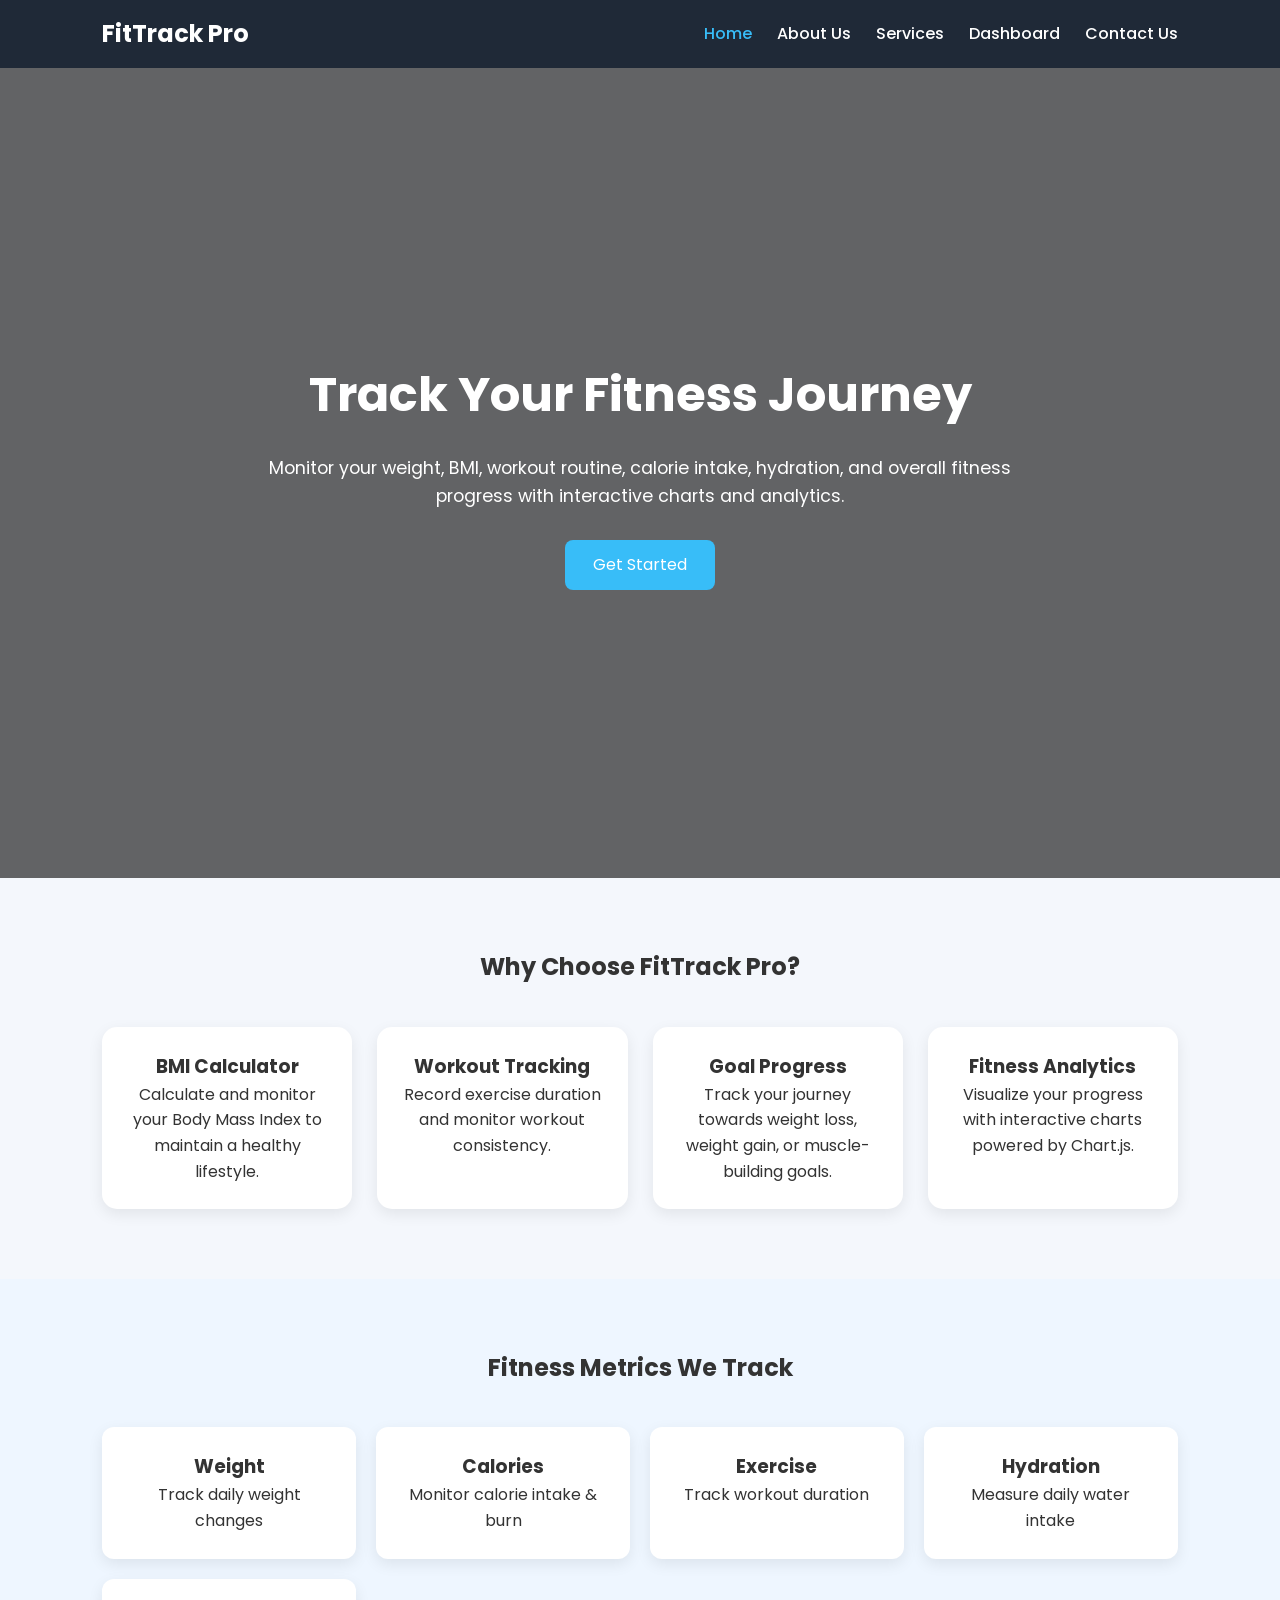
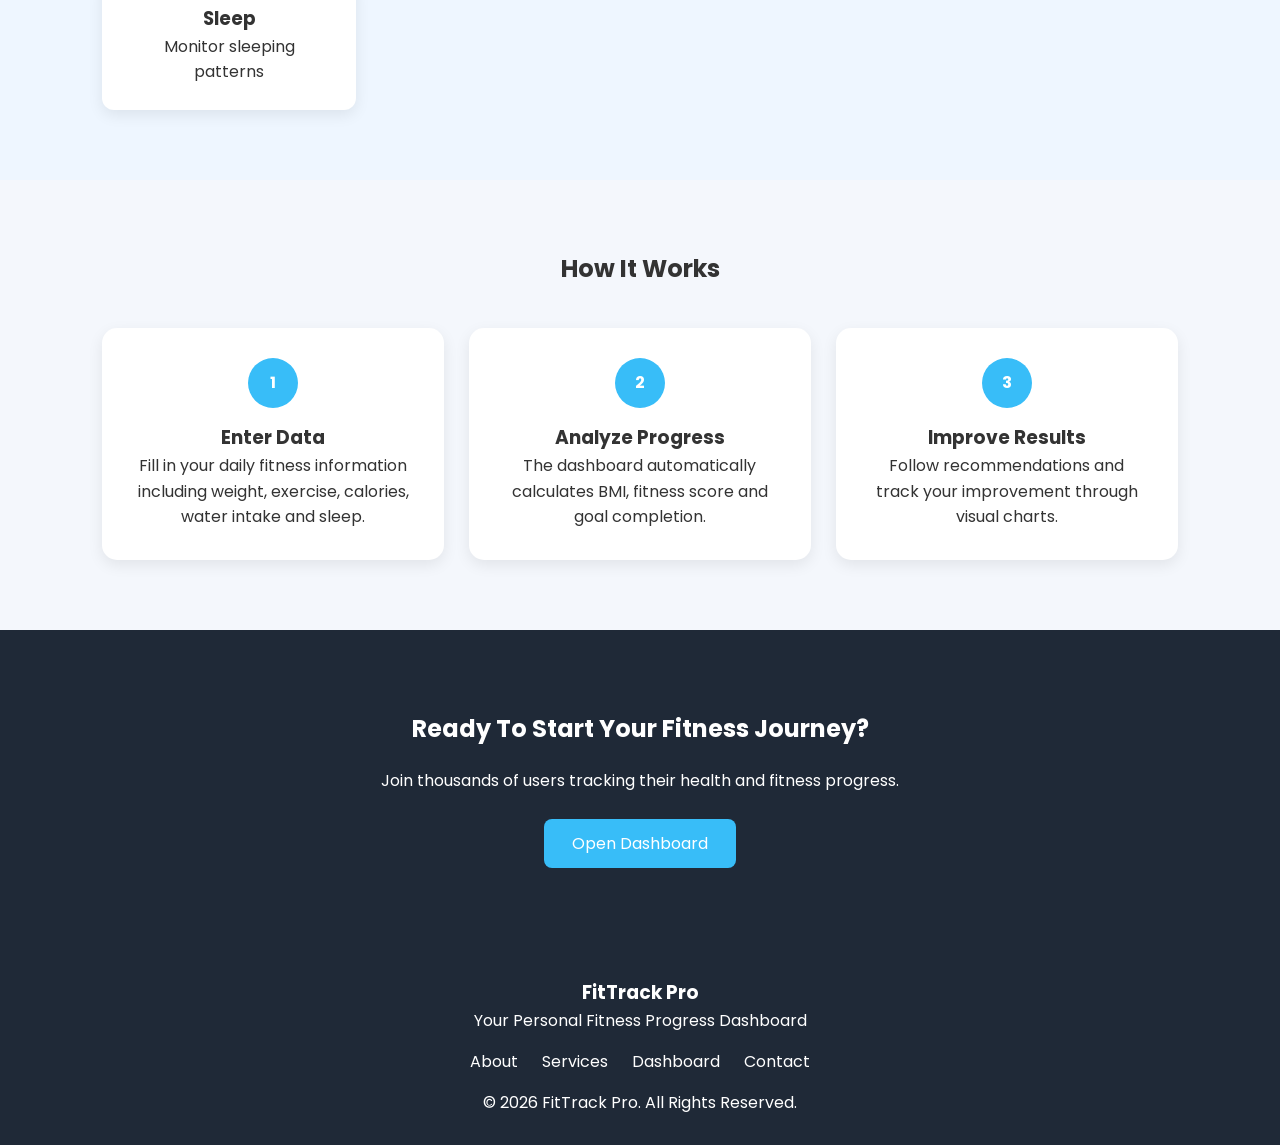
<file: index.html>
<!DOCTYPE html>
<html lang="en">
<head>
    <meta charset="UTF-8">
    <meta name="viewport" content="width=device-width, initial-scale=1.0">
    <title>Fitness Progress Dashboard</title>

    <link rel="stylesheet" href="style.css">
</head>
<body>

    <!-- Navigation Bar -->
    <header>
        <nav class="navbar">
            <div class="logo">
                <h2>FitTrack Pro</h2>
            </div>

            <ul class="nav-links">
                <li><a href="index.html" class="active">Home</a></li>
                <li><a href="about.html">About Us</a></li>
                <li><a href="services.html">Services</a></li>
                <li><a href="dashboard.html">Dashboard</a></li>
                <li><a href="contact.html">Contact Us</a></li>
            </ul>
        </nav>
    </header>

    <!-- Hero Section -->
    <section class="hero">

        <div class="hero-content">

            <h1>Track Your Fitness Journey</h1>

            <p>
                Monitor your weight, BMI, workout routine,
                calorie intake, hydration, and overall fitness
                progress with interactive charts and analytics.
            </p>

            <a href="dashboard.html" target="_blank" class="btn">
                Get Started
            </a>

        </div>

    </section>

    <!-- Features Section -->
    <section class="features">

        <h2>Why Choose FitTrack Pro?</h2>

        <div class="feature-container">

            <div class="feature-card">
                <h3>BMI Calculator</h3>
                <p>
                    Calculate and monitor your Body Mass Index
                    to maintain a healthy lifestyle.
                </p>
            </div>

            <div class="feature-card">
                <h3>Workout Tracking</h3>
                <p>
                    Record exercise duration and monitor
                    workout consistency.
                </p>
            </div>

            <div class="feature-card">
                <h3>Goal Progress</h3>
                <p>
                    Track your journey towards weight loss,
                    weight gain, or muscle-building goals.
                </p>
            </div>

            <div class="feature-card">
                <h3>Fitness Analytics</h3>
                <p>
                    Visualize your progress with interactive
                    charts powered by Chart.js.
                </p>
            </div>

        </div>

    </section>

    <!-- Statistics Preview -->
    <section class="stats-preview">

        <h2>Fitness Metrics We Track</h2>

        <div class="stats-container">

            <div class="stat-box">
                <h3>Weight</h3>
                <p>Track daily weight changes</p>
            </div>

            <div class="stat-box">
                <h3>Calories</h3>
                <p>Monitor calorie intake & burn</p>
            </div>

            <div class="stat-box">
                <h3>Exercise</h3>
                <p>Track workout duration</p>
            </div>

            <div class="stat-box">
                <h3>Hydration</h3>
                <p>Measure daily water intake</p>
            </div>

            <div class="stat-box">
                <h3>Sleep</h3>
                <p>Monitor sleeping patterns</p>
            </div>

        </div>

    </section>

    <!-- How It Works -->
    <section class="how-it-works">

        <h2>How It Works</h2>

        <div class="steps">

            <div class="step">
                <span>1</span>
                <h3>Enter Data</h3>
                <p>
                    Fill in your daily fitness information
                    including weight, exercise, calories,
                    water intake and sleep.
                </p>
            </div>

            <div class="step">
                <span>2</span>
                <h3>Analyze Progress</h3>
                <p>
                    The dashboard automatically calculates
                    BMI, fitness score and goal completion.
                </p>
            </div>

            <div class="step">
                <span>3</span>
                <h3>Improve Results</h3>
                <p>
                    Follow recommendations and track your
                    improvement through visual charts.
                </p>
            </div>

        </div>

    </section>

    <!-- Call To Action -->
    <section class="cta">

        <h2>Ready To Start Your Fitness Journey?</h2>

        <p>
            Join thousands of users tracking their
            health and fitness progress.
        </p>

        <a href="dashboard.html" target="_blank" class="btn">
            Open Dashboard
        </a>

    </section>

    <!-- Footer -->
    <footer>

        <div class="footer-content">

            <h3>FitTrack Pro</h3>

            <p>
                Your Personal Fitness Progress Dashboard
            </p>

            <div class="footer-links">
                <a href="about.html">About</a>
                <a href="services.html">Services</a>
                <a href="dashboard.html">Dashboard</a>
                <a href="contact.html">Contact</a>
            </div>

            <p class="copyright">
                © 2026 FitTrack Pro. All Rights Reserved.
            </p>

        </div>

    </footer>

</body>
</html>
</file>
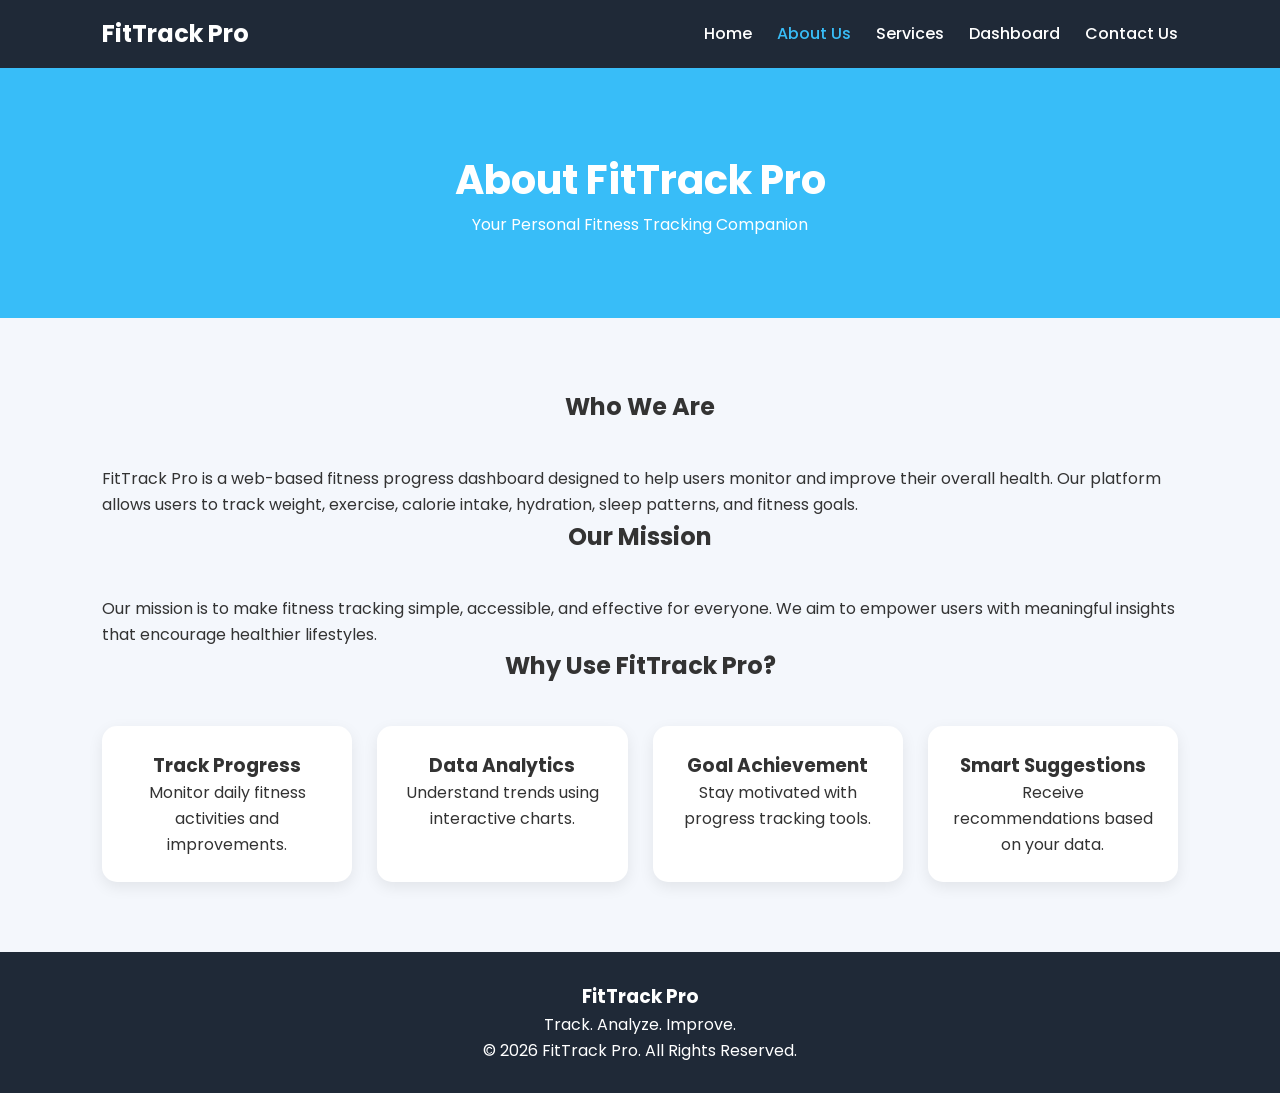
<file: about.html>
<!DOCTYPE html>
<html lang="en">
<head>
    <meta charset="UTF-8">
    <meta name="viewport" content="width=device-width, initial-scale=1.0">
    <title>About Us | FitTrack Pro</title>
    <link rel="stylesheet" href="style.css">
</head>
<body>

<header>
    <nav class="navbar">
        <div class="logo">
            <h2>FitTrack Pro</h2>
        </div>

        <ul class="nav-links">
            <li><a href="index.html">Home</a></li>
            <li><a href="about.html" class="active">About Us</a></li>
            <li><a href="services.html">Services</a></li>
            <li><a href="dashboard.html">Dashboard</a></li>
            <li><a href="contact.html">Contact Us</a></li>
        </ul>
    </nav>
</header>

<section class="page-banner">
    <h1>About FitTrack Pro</h1>
    <p>Your Personal Fitness Tracking Companion</p>
</section>

<section class="content-section">

    <h2>Who We Are</h2>

    <p>
        FitTrack Pro is a web-based fitness progress dashboard designed
        to help users monitor and improve their overall health.
        Our platform allows users to track weight, exercise,
        calorie intake, hydration, sleep patterns, and fitness goals.
    </p>

    <h2>Our Mission</h2>

    <p>
        Our mission is to make fitness tracking simple, accessible,
        and effective for everyone. We aim to empower users with
        meaningful insights that encourage healthier lifestyles.
    </p>

    <h2>Why Use FitTrack Pro?</h2>

    <div class="feature-container">

        <div class="feature-card">
            <h3>Track Progress</h3>
            <p>Monitor daily fitness activities and improvements.</p>
        </div>

        <div class="feature-card">
            <h3>Data Analytics</h3>
            <p>Understand trends using interactive charts.</p>
        </div>

        <div class="feature-card">
            <h3>Goal Achievement</h3>
            <p>Stay motivated with progress tracking tools.</p>
        </div>

        <div class="feature-card">
            <h3>Smart Suggestions</h3>
            <p>Receive recommendations based on your data.</p>
        </div>

    </div>

</section>

<footer>
    <div class="footer-content">
        <h3>FitTrack Pro</h3>
        <p>Track. Analyze. Improve.</p>
        <p>© 2026 FitTrack Pro. All Rights Reserved.</p>
    </div>
</footer>

</body>
</html>
</file>
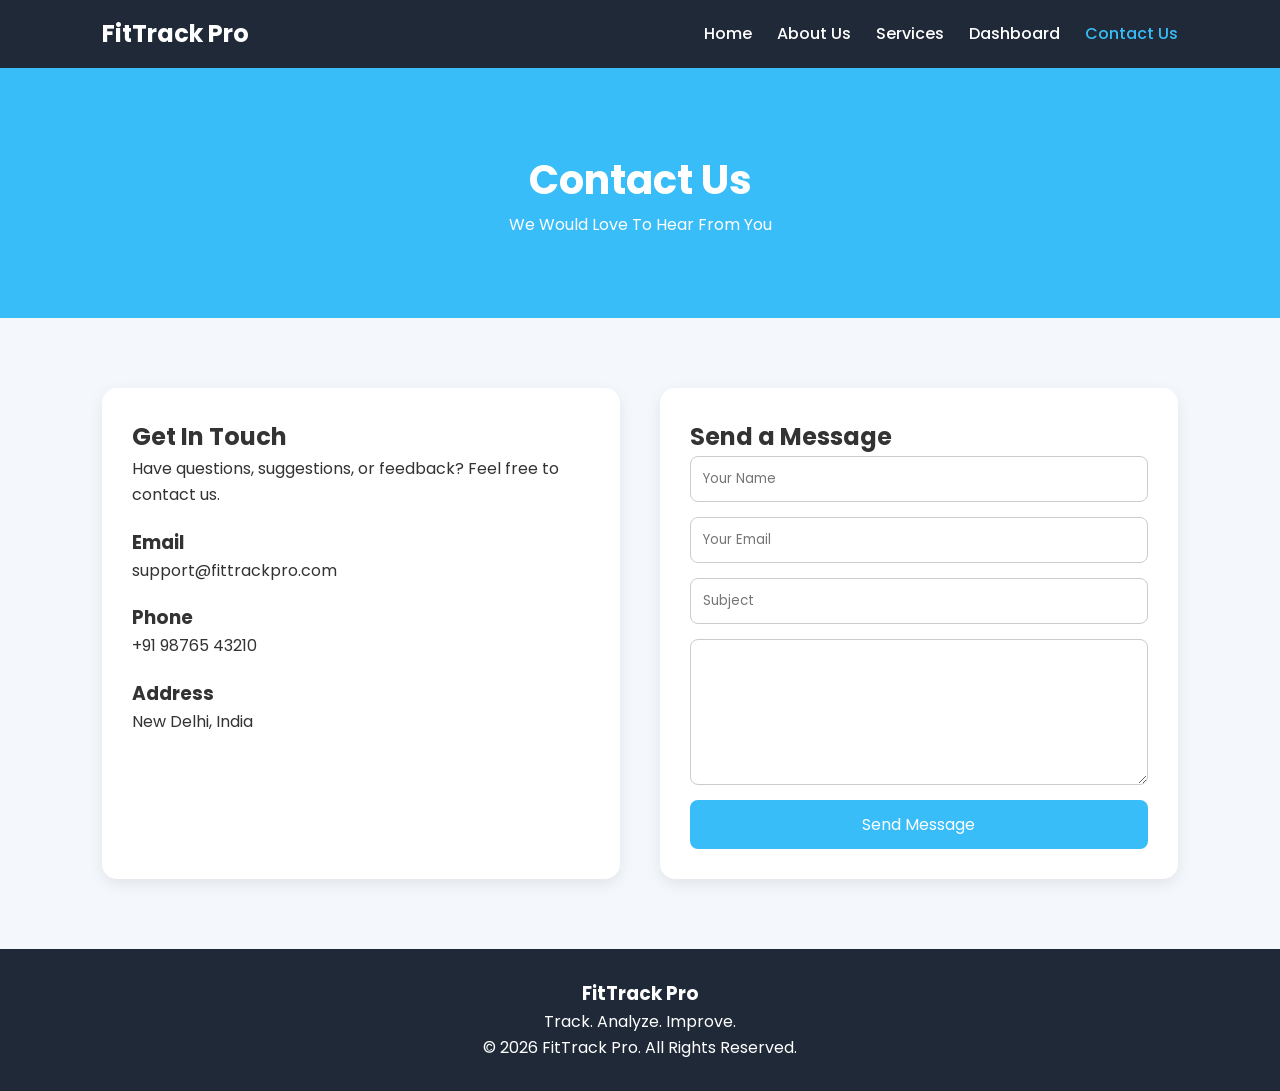
<file: contact.html>
<!DOCTYPE html>
<html lang="en">
<head>
    <meta charset="UTF-8">
    <meta name="viewport" content="width=device-width, initial-scale=1.0">
    <title>Contact Us | FitTrack Pro</title>
    <link rel="stylesheet" href="style.css">
</head>
<body>

<header>
    <nav class="navbar">
        <div class="logo">
            <h2>FitTrack Pro</h2>
        </div>

        <ul class="nav-links">
            <li><a href="index.html">Home</a></li>
            <li><a href="about.html">About Us</a></li>
            <li><a href="services.html">Services</a></li>
            <li><a href="dashboard.html">Dashboard</a></li>
            <li><a href="contact.html" class="active">Contact Us</a></li>
        </ul>
    </nav>
</header>

<section class="page-banner">
    <h1>Contact Us</h1>
    <p>We Would Love To Hear From You</p>
</section>

<section class="contact-container">

    <div class="contact-info">

        <h2>Get In Touch</h2>

        <p>
            Have questions, suggestions, or feedback?
            Feel free to contact us.
        </p>

        <div class="info-box">
            <h3>Email</h3>
            <p>support@fittrackpro.com</p>
        </div>

        <div class="info-box">
            <h3>Phone</h3>
            <p>+91 98765 43210</p>
        </div>

        <div class="info-box">
            <h3>Address</h3>
            <p>New Delhi, India</p>
        </div>

    </div>

    <div class="contact-form">

        <h2>Send a Message</h2>

        <form>

            <input
                type="text"
                placeholder="Your Name"
                required>

            <input
                type="email"
                placeholder="Your Email"
                required>

            <input
                type="text"
                placeholder="Subject"
                required>

            <textarea
                rows="6"
                placeholder="Your Message"
                required>
            </textarea>

            <button type="submit" class="btn">
                Send Message
            </button>

        </form>

    </div>

</section>

<footer>
    <div class="footer-content">
        <h3>FitTrack Pro</h3>
        <p>Track. Analyze. Improve.</p>
        <p>© 2026 FitTrack Pro. All Rights Reserved.</p>
    </div>
</footer>

</body>
</html>
</file>
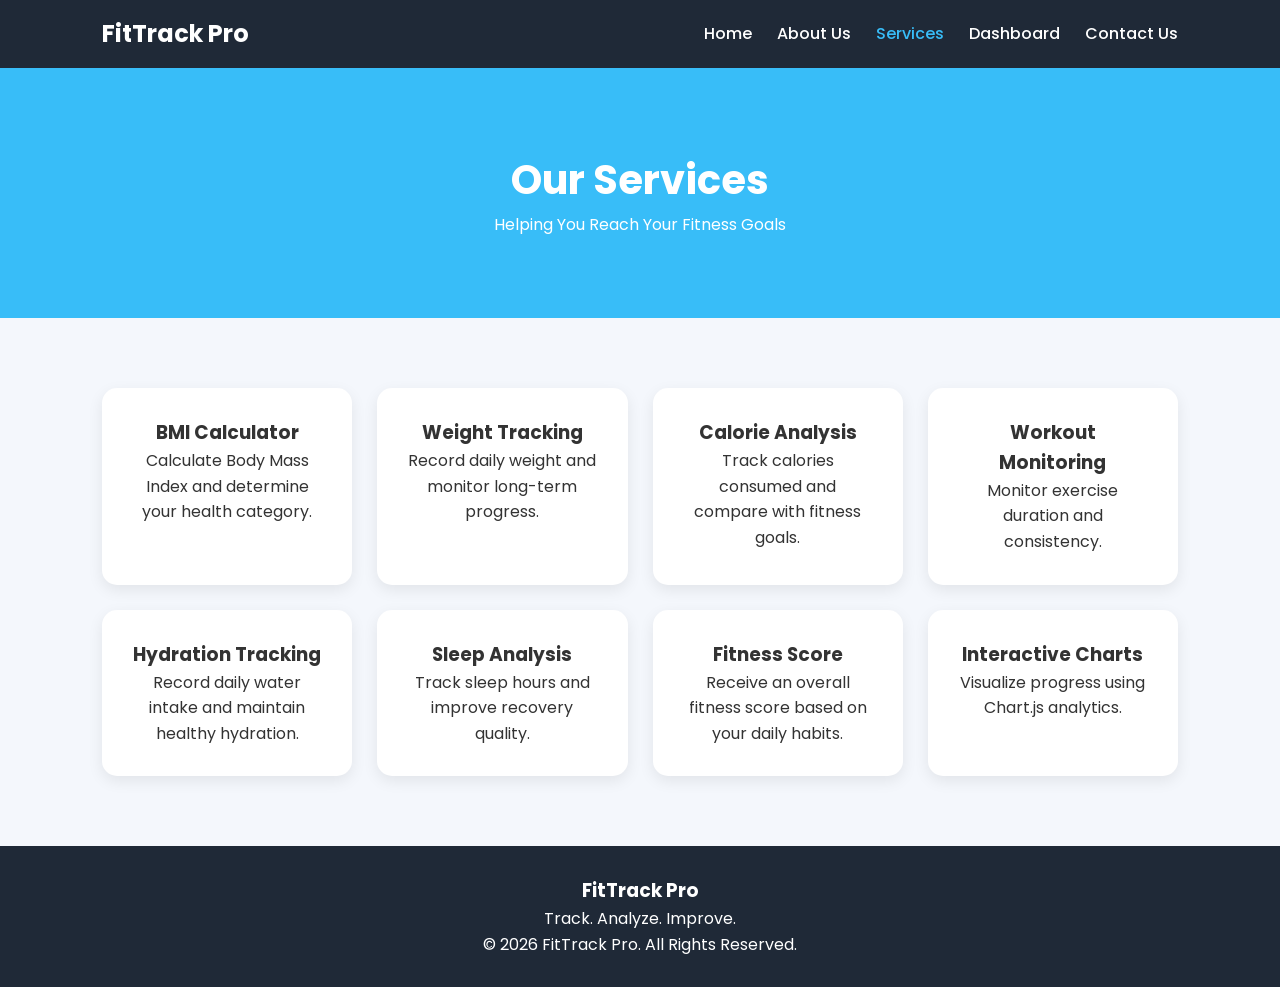
<file: services.html>
<!DOCTYPE html>
<html lang="en">
<head>
    <meta charset="UTF-8">
    <meta name="viewport" content="width=device-width, initial-scale=1.0">
    <title>Services | FitTrack Pro</title>
    <link rel="stylesheet" href="style.css">
</head>
<body>

<header>
    <nav class="navbar">
        <div class="logo">
            <h2>FitTrack Pro</h2>
        </div>

        <ul class="nav-links">
            <li><a href="index.html">Home</a></li>
            <li><a href="about.html">About Us</a></li>
            <li><a href="services.html" class="active">Services</a></li>
            <li><a href="dashboard.html">Dashboard</a></li>
            <li><a href="contact.html">Contact Us</a></li>
        </ul>
    </nav>
</header>

<section class="page-banner">
    <h1>Our Services</h1>
    <p>Helping You Reach Your Fitness Goals</p>
</section>

<section class="services-grid">

    <div class="service-card">
        <h3>BMI Calculator</h3>
        <p>
            Calculate Body Mass Index and determine your health category.
        </p>
    </div>

    <div class="service-card">
        <h3>Weight Tracking</h3>
        <p>
            Record daily weight and monitor long-term progress.
        </p>
    </div>

    <div class="service-card">
        <h3>Calorie Analysis</h3>
        <p>
            Track calories consumed and compare with fitness goals.
        </p>
    </div>

    <div class="service-card">
        <h3>Workout Monitoring</h3>
        <p>
            Monitor exercise duration and consistency.
        </p>
    </div>

    <div class="service-card">
        <h3>Hydration Tracking</h3>
        <p>
            Record daily water intake and maintain healthy hydration.
        </p>
    </div>

    <div class="service-card">
        <h3>Sleep Analysis</h3>
        <p>
            Track sleep hours and improve recovery quality.
        </p>
    </div>

    <div class="service-card">
        <h3>Fitness Score</h3>
        <p>
            Receive an overall fitness score based on your daily habits.
        </p>
    </div>

    <div class="service-card">
        <h3>Interactive Charts</h3>
        <p>
            Visualize progress using Chart.js analytics.
        </p>
    </div>

</section>

<footer>
    <div class="footer-content">
        <h3>FitTrack Pro</h3>
        <p>Track. Analyze. Improve.</p>
        <p>© 2026 FitTrack Pro. All Rights Reserved.</p>
    </div>
</footer>

</body>
</html>
</file>
<file: style.css>
/* =========================
   GOOGLE FONT
========================= */
@import url('https://fonts.googleapis.com/css2?family=Poppins:wght@300;400;500;600;700&display=swap');

*{
    margin:0;
    padding:0;
    box-sizing:border-box;
    font-family:'Poppins',sans-serif;
}

html{
    scroll-behavior:smooth;
}

body{
    background:#f4f7fc;
    color:#333;
    line-height:1.6;
}

/* =========================
   NAVBAR
========================= */

.navbar{
    background:#1f2937;
    display:flex;
    justify-content:space-between;
    align-items:center;
    padding:15px 8%;
    position:sticky;
    top:0;
    z-index:1000;
}

.logo h2{
    color:#fff;
}

.nav-links{
    display:flex;
    list-style:none;
}

.nav-links li{
    margin-left:25px;
}

.nav-links a{
    text-decoration:none;
    color:#fff;
    font-weight:500;
    transition:0.3s;
}

.nav-links a:hover,
.nav-links .active{
    color:#38bdf8;
}

/* =========================
   HERO SECTION
========================= */

.hero{
    min-height:90vh;
    display:flex;
    justify-content:center;
    align-items:center;
    text-align:center;
    padding:50px;
    background:linear-gradient(
        rgba(0,0,0,0.6),
        rgba(0,0,0,0.6)
    ),
    url("https://images.unsplash.com/photo-1517836357463-d25dfeac3438?w=1600");
    background-size:cover;
    background-position:center;
    color:white;
}

.hero-content{
    max-width:800px;
}

.hero h1{
    font-size:3rem;
    margin-bottom:20px;
}

.hero p{
    font-size:1.1rem;
    margin-bottom:30px;
}

/* =========================
   BUTTON
========================= */

.btn{
    display:inline-block;
    padding:12px 28px;
    background:#38bdf8;
    color:white;
    text-decoration:none;
    border:none;
    border-radius:8px;
    cursor:pointer;
    transition:0.3s;
    font-size:1rem;
}

.btn:hover{
    background:#0ea5e9;
    transform:translateY(-2px);
}

/* =========================
   FEATURES
========================= */

.features,
.content-section,
.services-grid,
.contact-container,
.dashboard-cards,
.report-section,
.suggestion-section,
.charts-section,
.history-section{
    padding:70px 8%;
}

.features h2,
.content-section h2,
.report-section h2,
.suggestion-section h2,
.charts-section h2,
.history-section h2{
    text-align:center;
    margin-bottom:40px;
}

.feature-container{
    display:grid;
    grid-template-columns:repeat(auto-fit,minmax(250px,1fr));
    gap:25px;
}

.feature-card{
    background:white;
    padding:25px;
    border-radius:15px;
    text-align:center;
    box-shadow:0 5px 15px rgba(0,0,0,0.08);
    transition:0.3s;
}

.feature-card:hover{
    transform:translateY(-8px);
}

/* =========================
   STATS PREVIEW
========================= */

.stats-preview{
    padding:70px 8%;
    background:#eef6ff;
}

.stats-preview h2{
    text-align:center;
    margin-bottom:40px;
}

.stats-container{
    display:grid;
    grid-template-columns:repeat(auto-fit,minmax(200px,1fr));
    gap:20px;
}

.stat-box{
    background:white;
    padding:25px;
    text-align:center;
    border-radius:12px;
    box-shadow:0 5px 15px rgba(0,0,0,0.08);
}

/* =========================
   HOW IT WORKS
========================= */

.how-it-works{
    padding:70px 8%;
}

.how-it-works h2{
    text-align:center;
    margin-bottom:40px;
}

.steps{
    display:grid;
    grid-template-columns:repeat(auto-fit,minmax(250px,1fr));
    gap:25px;
}

.step{
    background:white;
    padding:30px;
    border-radius:15px;
    text-align:center;
    box-shadow:0 5px 15px rgba(0,0,0,0.08);
}

.step span{
    display:inline-flex;
    width:50px;
    height:50px;
    border-radius:50%;
    background:#38bdf8;
    color:white;
    justify-content:center;
    align-items:center;
    font-weight:bold;
    margin-bottom:15px;
}

/* =========================
   CTA
========================= */

.cta{
    text-align:center;
    padding:80px 8%;
    background:#1f2937;
    color:white;
}

.cta h2{
    margin-bottom:20px;
}

.cta p{
    margin-bottom:25px;
}

/* =========================
   PAGE BANNER
========================= */

.page-banner{
    background:#38bdf8;
    color:white;
    text-align:center;
    padding:80px 20px;
}

.page-banner h1{
    font-size:2.5rem;
}

/* =========================
   SERVICES PAGE
========================= */

.services-grid{
    display:grid;
    grid-template-columns:repeat(auto-fit,minmax(250px,1fr));
    gap:25px;
}

.service-card{
    background:white;
    padding:30px;
    border-radius:15px;
    text-align:center;
    box-shadow:0 5px 15px rgba(0,0,0,0.08);
    transition:0.3s;
}

.service-card:hover{
    transform:translateY(-8px);
}

/* =========================
   CONTACT PAGE
========================= */

.contact-container{
    display:grid;
    grid-template-columns:1fr 1fr;
    gap:40px;
}

.contact-info,
.contact-form{
    background:white;
    padding:30px;
    border-radius:15px;
    box-shadow:0 5px 15px rgba(0,0,0,0.08);
}

.info-box{
    margin-top:20px;
}

.contact-form form{
    display:flex;
    flex-direction:column;
}

.contact-form input,
.contact-form textarea{
    margin-bottom:15px;
    padding:12px;
    border:1px solid #ccc;
    border-radius:8px;
}

/* =========================
   DASHBOARD
========================= */

.dashboard-hero{
    text-align:center;
    padding:70px 20px;
    background:#38bdf8;
    color:white;
}

.fitness-form-section{
    padding:60px 8%;
}

.fitness-form-section h2{
    text-align:center;
    margin-bottom:30px;
}

.form-grid{
    display:grid;
    grid-template-columns:repeat(auto-fit,minmax(250px,1fr));
    gap:15px;
}

.form-grid input,
.form-grid select{
    padding:12px;
    border:1px solid #ccc;
    border-radius:8px;
}

#fitnessForm{
    display:flex;
    flex-direction:column;
    gap:20px;
}

.dashboard-cards{
    display:grid;
    grid-template-columns:repeat(auto-fit,minmax(220px,1fr));
    gap:20px;
}

.card{
    background:white;
    padding:25px;
    border-radius:15px;
    text-align:center;
    box-shadow:0 5px 15px rgba(0,0,0,0.08);
}

.card h3{
    margin-bottom:10px;
}

.card p{
    font-size:1.4rem;
    font-weight:600;
    color:#0ea5e9;
}

/* =========================
   REPORT
========================= */

.report-box{
    background:white;
    padding:30px;
    border-radius:15px;
    box-shadow:0 5px 15px rgba(0,0,0,0.08);
}

.report-box p{
    margin-bottom:12px;
}

/* =========================
   SUGGESTION
========================= */

.suggestion-box{
    background:white;
    padding:25px;
    border-left:6px solid #38bdf8;
    border-radius:10px;
    box-shadow:0 5px 15px rgba(0,0,0,0.08);
}

/* =========================
   CHARTS
========================= */

.chart-grid{
    display:grid;
    grid-template-columns:repeat(auto-fit,minmax(350px,1fr));
    gap:25px;
}

.chart-card{
    background:white;
    padding:20px;
    border-radius:15px;
    box-shadow:0 5px 15px rgba(0,0,0,0.08);
}

.chart-card h3{
    text-align:center;
    margin-bottom:20px;
}

.chart-card canvas{
    width:100% !important;
    height:300px !important;
}

/* =========================
   TABLE
========================= */

.table-container{
    overflow-x:auto;
}

table{
    width:100%;
    border-collapse:collapse;
    background:white;
}

table th{
    background:#38bdf8;
    color:white;
    padding:12px;
}

table td{
    padding:12px;
    border:1px solid #ddd;
    text-align:center;
}

table tr:nth-child(even){
    background:#f8fafc;
}

/* =========================
   FOOTER
========================= */

footer{
    background:#1f2937;
    color:white;
    text-align:center;
    padding:30px 20px;
}

.footer-links{
    margin:15px 0;
}

.footer-links a{
    color:white;
    text-decoration:none;
    margin:0 10px;
}

/* =========================
   RESPONSIVE
========================= */

@media(max-width:900px){

    .contact-container{
        grid-template-columns:1fr;
    }

    .navbar{
        flex-direction:column;
        gap:15px;
    }

    .nav-links{
        flex-wrap:wrap;
        justify-content:center;
    }

    .hero h1{
        font-size:2.2rem;
    }
}

@media(max-width:600px){

    .hero h1{
        font-size:1.8rem;
    }

    .page-banner h1{
        font-size:2rem;
    }

    .chart-grid{
        grid-template-columns:1fr;
    }
}
</file>
